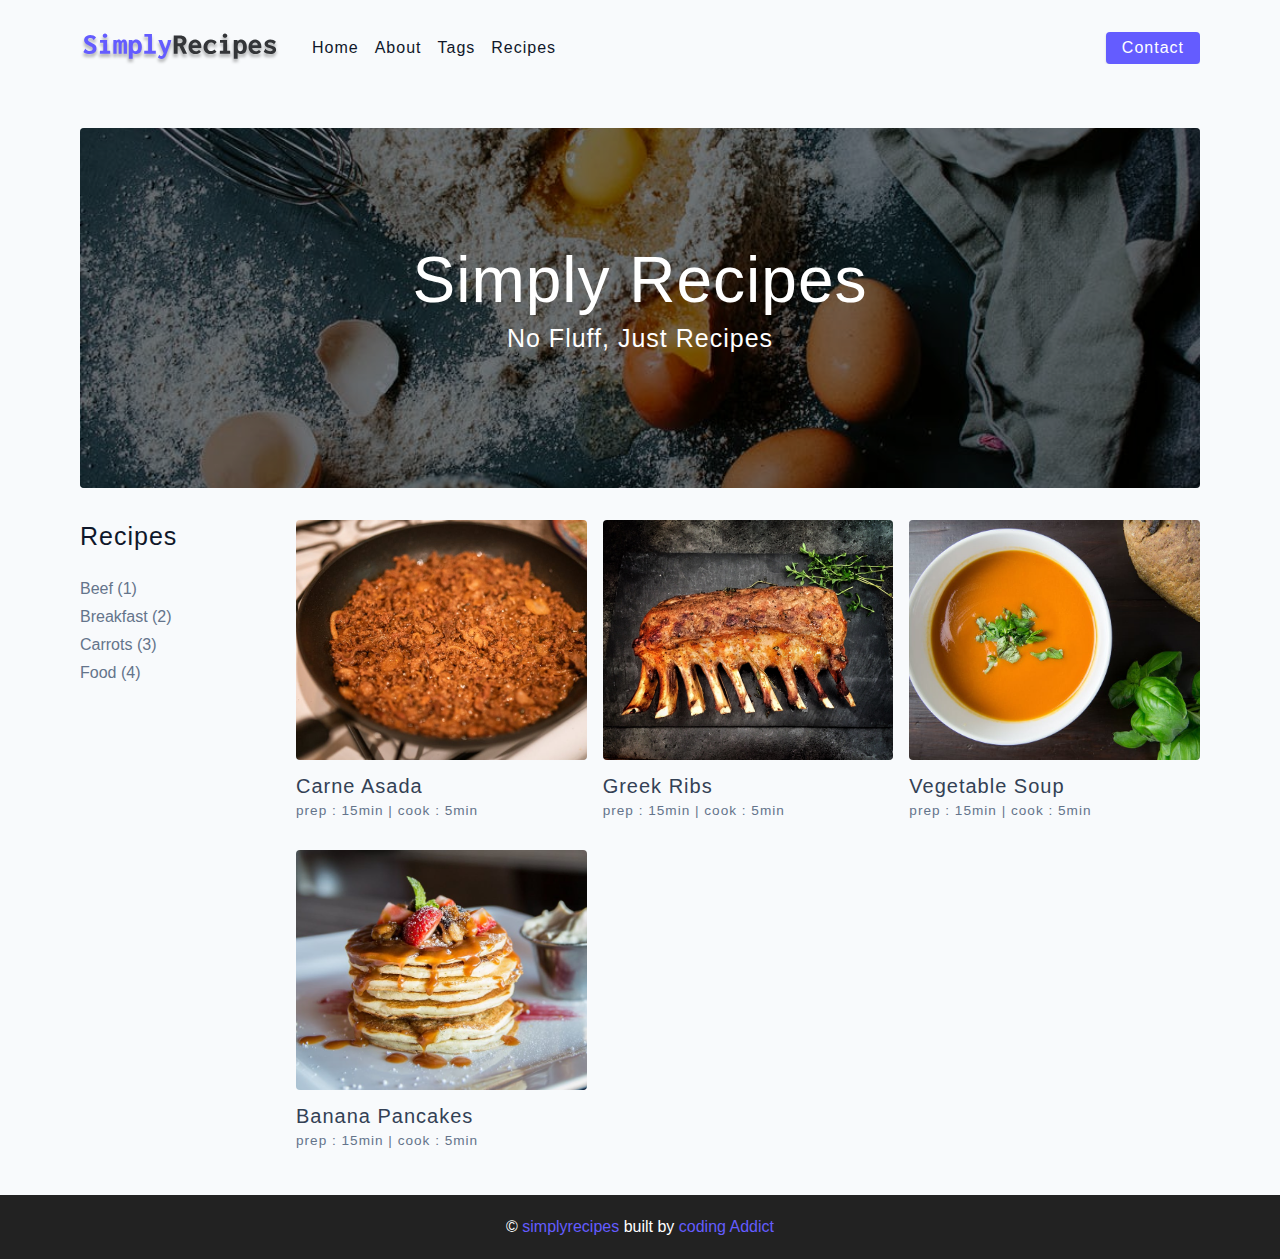
<file: index.html>
<!DOCTYPE html>
<html lang="en">
  <head>
    <meta charset="UTF-8" />
    <meta http-equiv="X-UA-Compatible" content="IE=edge" />
    <meta name="viewport" content="width=device-width, initial-scale=1.0" />
    <title>Simply Recipes || Starter</title>
    <!-- favicon -->
    <link rel="shortcut icon" href="./assets/favicon.ico" type="image/x-icon" />
    <!-- normalize -->
    <link rel="stylesheet" href="./css/normalize.css" />
    <!-- font-awesome -->
    <link
      rel="stylesheet"
      href="https://cdnjs.cloudflare.com/ajax/libs/font-awesome/5.14.0/css/all.min.css"
    />
    <!-- main css -->
    <link rel="stylesheet" href="./css/main.css" />
  </head>
  <body>
   <!--nav-->
   <nav class="navbar">
     <div class="nav-center">
       <!--header-->
       <div class="nav-header">
         <a href="index.html" class="nav-logo">
           <img src="./assets/logo.svg" alt="simply recipes">
         </a>
         <button type="button" class="btn nav-btn">
           <i class="fas fa-align-justify"></i>
         </button>
       </div>
       <!-- links -->
       <div class="nav-links">
         <a href="index.html" class="nav-link">home</a>
         <a href="about.html" class="nav-link">about</a>
         <a href="tags.html" class="nav-link">tags</a>
         <a href="recipes.html" class="nav-link">recipes</a>
         <div class="nav-link contact-link">
           <a href="contact.html" class="btn">contact</a>
         </div> 
       </div>
     </div>
   </nav>
   <!--end of nav-->
   <!-- main -->
   <main class="page">
     <!-- header -->
     <header class="hero">
       <div class="hero-container">
         <div class="hero-text">
           <h1>simply recipes</h1>
           <h4>no fluff, just recipes</h4>
         </div>
       </div>
     </header>
     <!-- end of header -->
     
     <!-- recipes container -->
     <section class="recipes-container">
       <!-- tag container -->
       <div class="tags-container">
         <h4>recipes</h4>
         <div class="tags-list">
           <a href="tag-template.html">Beef (1)</a>
           <a href="tag-template.html">Breakfast (2)</a>
           <a href="tag-template.html">carrots (3)</a>
           <a href="tag-template.html">food (4)</a>
         </div>
       </div>
       <!-- end of tag container -->

       <!-- recipes list -->
        <div class="recipes-list">
          <!-- single recipe -->
          <a href="single-recipe.html" class="recipe">
            <img src="./assets/recipes/recipe-1.jpeg" alt="food"
            class="img recipe-img/">
            <h5>carne asada</h5>
            <p>prep : 15min | cook : 5min</p>
          </a>
          <!-- end of single recipe -->
             <!-- single recipe -->
             <a href="single-recipe.html" class="recipe">
              <img src="./assets/recipes/recipe-2.jpeg" alt="food"
              class="img recipe-img/">
              <h5>greek ribs</h5>
              <p>prep : 15min | cook : 5min</p>
            </a>
            <!-- end of single recipe -->
               <!-- single recipe -->
          <a href="single-recipe.html" class="recipe">
            <img src="./assets/recipes/recipe-3.jpeg" alt="food"
            class="img recipe-img/">
            <h5>vegetable soup</h5>
            <p>prep : 15min | cook : 5min</p>
          </a>
          <!-- end of single recipe -->
             <!-- single recipe -->
             <a href="single-recipe.html" class="recipe">
              <img src="./assets/recipes/recipe-4.jpeg" alt="food"
              class="img recipe-img/">
              <h5>banana pancakes</h5>
              <p>prep : 15min | cook : 5min</p>
            </a>
            <!-- end of single recipe -->
        </div>
       <!-- end of recipes list -->
     </section>
     <!-- end of recipes container -->
   </main>
   <!-- end of main -->
   <!-- footer -->
   <footer class="page-footer">
     <p>
       &copy; <span id="date"></span>
       <span class="footer-logo">simplyrecipes</span>
       built by <a href="https://www.johnsmilga.com">coding Addict</a>
     </p>
   </footer>
   <script src="./js/app.js"></script>
    
  </body>
</html>
</file>
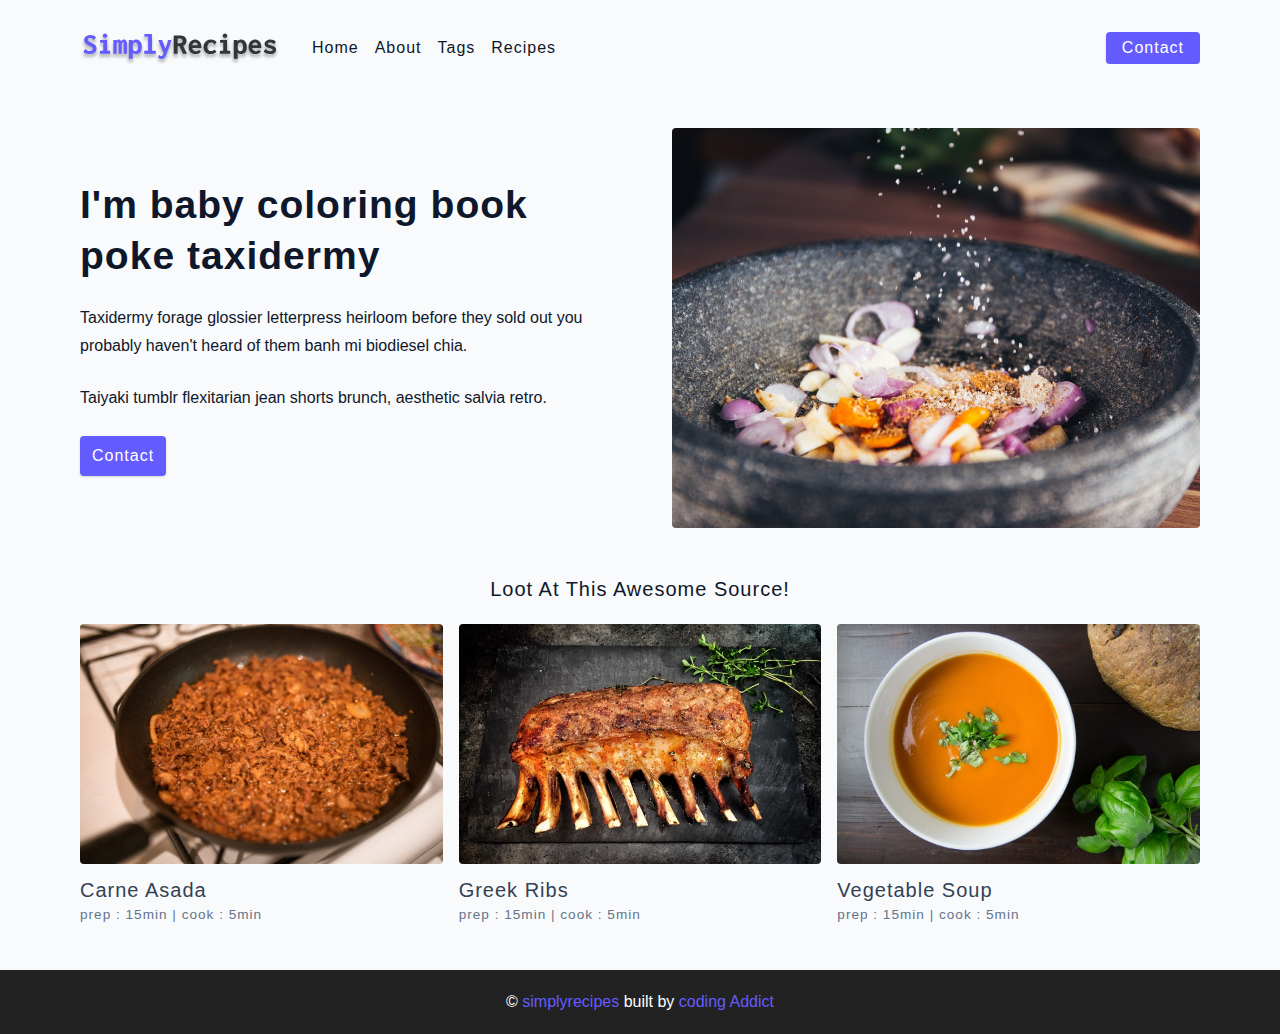
<file: about.html>
<!DOCTYPE html>
<html lang="en">
  <head>
    <meta charset="UTF-8" />
    <meta http-equiv="X-UA-Compatible" content="IE=edge" />
    <meta name="viewport" content="width=device-width, initial-scale=1.0" />
    <title>About || Starter</title>
    <!-- favicon -->
    <link rel="shortcut icon" href="./assets/favicon.ico" type="image/x-icon" />
    <!-- normalize -->
    <link rel="stylesheet" href="./css/normalize.css" />
    <!-- font-awesome -->
    <link
      rel="stylesheet"
      href="https://cdnjs.cloudflare.com/ajax/libs/font-awesome/5.14.0/css/all.min.css"
    />
    <!-- main css -->
    <link rel="stylesheet" href="./css/main.css" />
  </head>
  <body>
    <!DOCTYPE html>
    <html lang="en">
      <head>
        <meta charset="UTF-8" />
        <meta http-equiv="X-UA-Compatible" content="IE=edge" />
        <meta name="viewport" content="width=device-width, initial-scale=1.0" />
        <title>Error || Starter</title>
        <!-- favicon -->
        <link rel="shortcut icon" href="./assets/favicon.ico" type="image/x-icon" />
        <!-- normalize -->
        <link rel="stylesheet" href="./css/normalize.css" />
        <!-- font-awesome -->
        <link
          rel="stylesheet"
          href="https://cdnjs.cloudflare.com/ajax/libs/font-awesome/5.14.0/css/all.min.css"
        />
        <!-- main css -->
        <link rel="stylesheet" href="./css/main.css" />
      </head>
      <body>
       <!--nav-->
       <nav class="navbar">
        <div class="nav-center">
          <!--header-->
          <div class="nav-header">
            <a href="index.html" class="nav-logo">
              <img src="./assets/logo.svg" alt="simply recipes">
            </a>
            <button type="button" class="btn nav-btn">
              <i class="fas fa-align-justify"></i>
            </button>
          </div>
          <!-- links -->
          <div class="nav-links">
            <a href="index.html" class="nav-link">home</a>
            <a href="about.html" class="nav-link">about</a>
            <a href="tags.html" class="nav-link">tags</a>
            <a href="recipes.html" class="nav-link">recipes</a>
            <div class="nav-link contact-link">
              <a href="contact.html" class="btn">contact</a>
            </div> 
          </div>
        </div>
      </nav>
      <!--end of nav-->
      <!-- main -->
      <main class="page">
        <section class="about-page">
          <article>
            <h2>I'm baby coloring book poke taxidermy</h2>
            <p>Taxidermy forage glossier letterpress heirloom before they sold out you probably haven't heard of them banh mi biodiesel chia.</p>
            <p>Taiyaki tumblr flexitarian jean shorts brunch, aesthetic salvia retro.</p>
          <a href="contact.html" class="btn">contact</a>
          </article>
          <img src="./assets/about.jpeg" alt="pouring salt" class="img about-img">
        </section>
        <section class="featured-recipes">
          <h5 class="featured-title">loot at this awesome source!</h5>
        <!-- recipes list -->
        <div class="recipes-list">
          <!-- single recipe -->
          <a href="single-recipe.html" class="recipe">
            <img src="./assets/recipes/recipe-1.jpeg" alt="food"
            class="img recipe-img/">
            <h5>carne asada</h5>
            <p>prep : 15min | cook : 5min</p>
          </a>
          <!-- end of single recipe -->
             <!-- single recipe -->
             <a href="single-recipe.html" class="recipe">
              <img src="./assets/recipes/recipe-2.jpeg" alt="food"
              class="img recipe-img/">
              <h5>greek ribs</h5>
              <p>prep : 15min | cook : 5min</p>
            </a>
            <!-- end of single recipe -->
               <!-- single recipe -->
          <a href="single-recipe.html" class="recipe">
            <img src="./assets/recipes/recipe-3.jpeg" alt="food"
            class="img recipe-img/">
            <h5>vegetable soup</h5>
            <p>prep : 15min | cook : 5min</p>
          </a>
          <!-- end of single recipe -->
        </div>
       <!-- end of recipes list -->
        </section>
      </main>
      <!-- end of main -->
      <!-- footer -->
      <footer class="page-footer">
        <p>
          &copy; <span id="date"></span>
          <span class="footer-logo">simplyrecipes</span>
          built by <a href="https://www.johnsmilga.com">coding Addict</a>
        </p>
      </footer>
      <script src="./js/app.js"></script>
       
        
      </body>
    </html>
    
    
  </body>
</html>
</file>
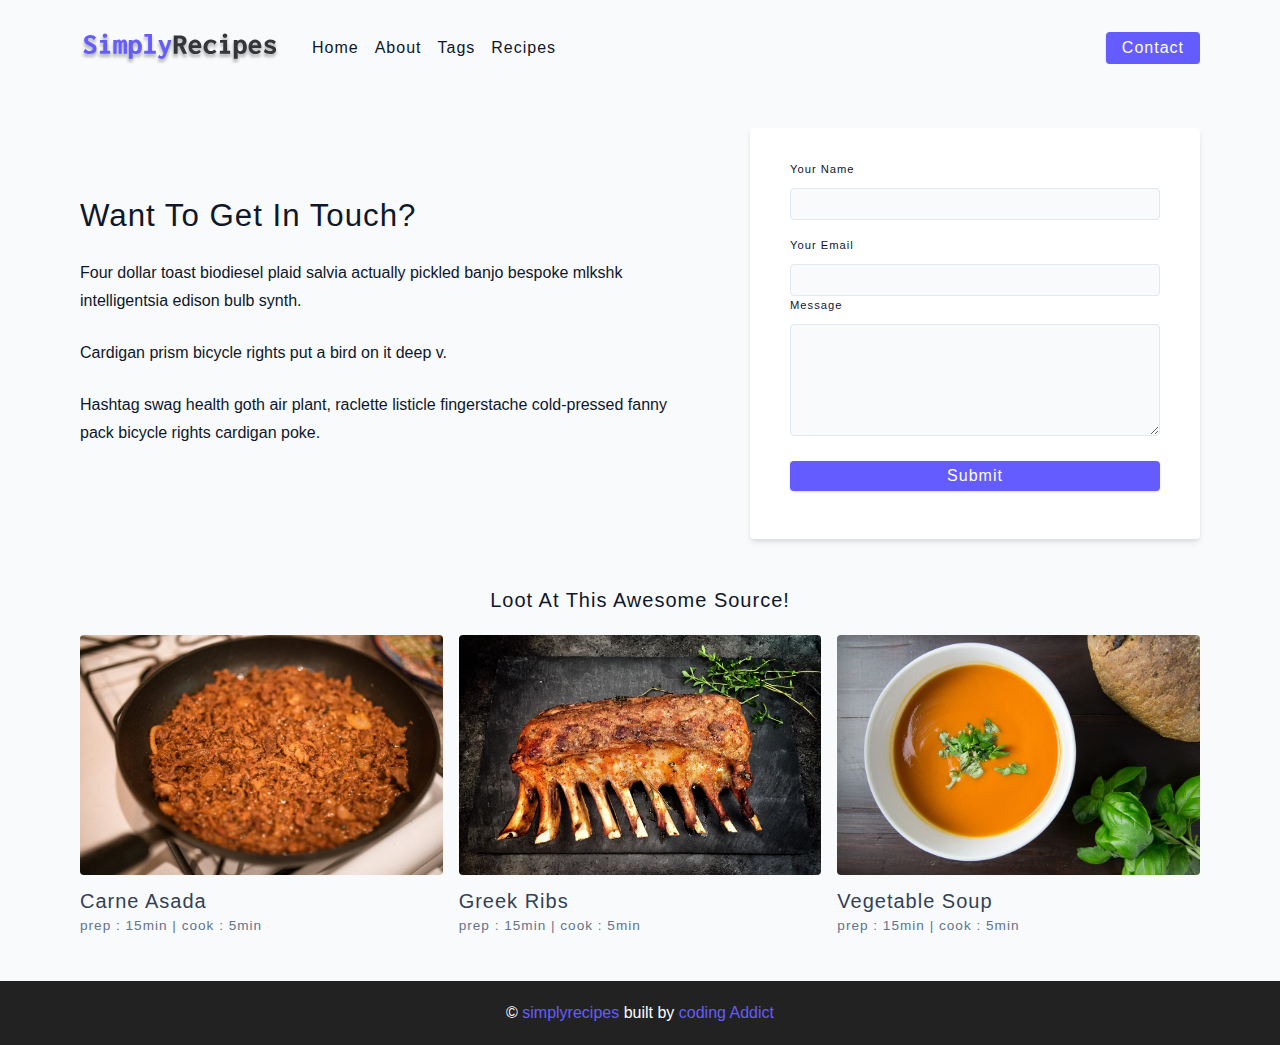
<file: contact.html>
<!DOCTYPE html>
<html lang="en">
  <head>
    <meta charset="UTF-8" />
    <meta http-equiv="X-UA-Compatible" content="IE=edge" />
    <meta name="viewport" content="width=device-width, initial-scale=1.0" />
    <title>Contact || Starter</title>
    <!-- favicon -->
    <link rel="shortcut icon" href="./assets/favicon.ico" type="image/x-icon" />
    <!-- normalize -->
    <link rel="stylesheet" href="./css/normalize.css" />
    <!-- font-awesome -->
    <link
      rel="stylesheet"
      href="https://cdnjs.cloudflare.com/ajax/libs/font-awesome/5.14.0/css/all.min.css"
    />
    <!-- main css -->
    <link rel="stylesheet" href="./css/main.css" />
  </head>
  <body>
    <!DOCTYPE html>
    <html lang="en">
      <head>
        <meta charset="UTF-8" />
        <meta http-equiv="X-UA-Compatible" content="IE=edge" />
        <meta name="viewport" content="width=device-width, initial-scale=1.0" />
        <title>Error || Starter</title>
        <!-- favicon -->
        <link rel="shortcut icon" href="./assets/favicon.ico" type="image/x-icon" />
        <!-- normalize -->
        <link rel="stylesheet" href="./css/normalize.css" />
        <!-- font-awesome -->
        <link
          rel="stylesheet"
          href="https://cdnjs.cloudflare.com/ajax/libs/font-awesome/5.14.0/css/all.min.css"
        />
        <!-- main css -->
        <link rel="stylesheet" href="./css/main.css" />
      </head>
      <body>
       <!--nav-->
       <nav class="navbar">
        <div class="nav-center">
          <!--header-->
          <div class="nav-header">
            <a href="index.html" class="nav-logo">
              <img src="./assets/logo.svg" alt="simply recipes">
            </a>
            <button type="button" class="btn nav-btn">
              <i class="fas fa-align-justify"></i>
            </button>
          </div>
          <!-- links -->
          <div class="nav-links">
            <a href="index.html" class="nav-link">home</a>
            <a href="about.html" class="nav-link">about</a>
            <a href="tags.html" class="nav-link">tags</a>
            <a href="recipes.html" class="nav-link">recipes</a>
            <div class="nav-link contact-link">
              <a href="contact.html" class="btn">contact</a>
            </div> 
          </div>
        </div>
      </nav>
      <!--end of nav-->
      <!-- main -->
      <main class="page">
        <section class="contact-container">
          <article class="contact-info">
            <h3>Want To Get In Touch?</h3>
            <p>Four dollar toast biodiesel plaid salvia actually pickled banjo
               bespoke mlkshk intelligentsia edison bulb synth.
            </p>
            <p>Cardigan prism bicycle rights put a bird on it deep v.</p>
            <p>Hashtag swag health goth air plant, raclette listicle fingerstache cold-pressed fanny pack bicycle rights cardigan poke.</p>
          </article>
          <article>
            <form class="form contact-form">
              <!-- single form row -->
              <div class="form-row">
                <label for="name" class="form-label">
                  your name
                </label>
                <input type="text" name="name" id="name" class="form-input">
              </div>
              <!-- end of single form row -->
               <!-- single form row -->
               <div class="form-row">
                <label for="email" class="form-label">
                  your email
                </label>
                <input type="text" name="email" id="email" class="form-input">
                 <!-- end of single form row -->
                 <div class="form-row">
                   <label for="message" class="form-label">message</label>
                   <textarea
                    name="message" 
                   id="message" 
                   class="form-textarea">
                  </textarea>
                 </div>
                 <button type="submit" class="btn btn-block">
                   submit
                 </button>
                
            </form>
          </article>
        </section>
        <section class="featured-recipes">
          <h5 class="featured-title">loot at this awesome source!</h5>
        <!-- recipes list -->
        <div class="recipes-list">
          <!-- single recipe -->
          <a href="single-recipe.html" class="recipe">
            <img src="./assets/recipes/recipe-1.jpeg" alt="food"
            class="img recipe-img/">
            <h5>carne asada</h5>
            <p>prep : 15min | cook : 5min</p>
          </a>
          <!-- end of single recipe -->
             <!-- single recipe -->
             <a href="single-recipe.html" class="recipe">
              <img src="./assets/recipes/recipe-2.jpeg" alt="food"
              class="img recipe-img/">
              <h5>greek ribs</h5>
              <p>prep : 15min | cook : 5min</p>
            </a>
            <!-- end of single recipe -->
               <!-- single recipe -->
          <a href="single-recipe.html" class="recipe">
            <img src="./assets/recipes/recipe-3.jpeg" alt="food"
            class="img recipe-img/">
            <h5>vegetable soup</h5>
            <p>prep : 15min | cook : 5min</p>
          </a>
          <!-- end of single recipe -->
        </div>
       <!-- end of recipes list -->
        </section>
      </main>
      <!-- end of main -->
      <!-- footer -->
      <footer class="page-footer">
        <p>
          &copy; <span id="date"></span>
          <span class="footer-logo">simplyrecipes</span>
          built by <a href="https://www.johnsmilga.com">coding Addict</a>
        </p>
      </footer>
      <script src="./js/app.js"></script>
       
        
      </body>
    </html>
    
    
  </body>
</html>
</file>
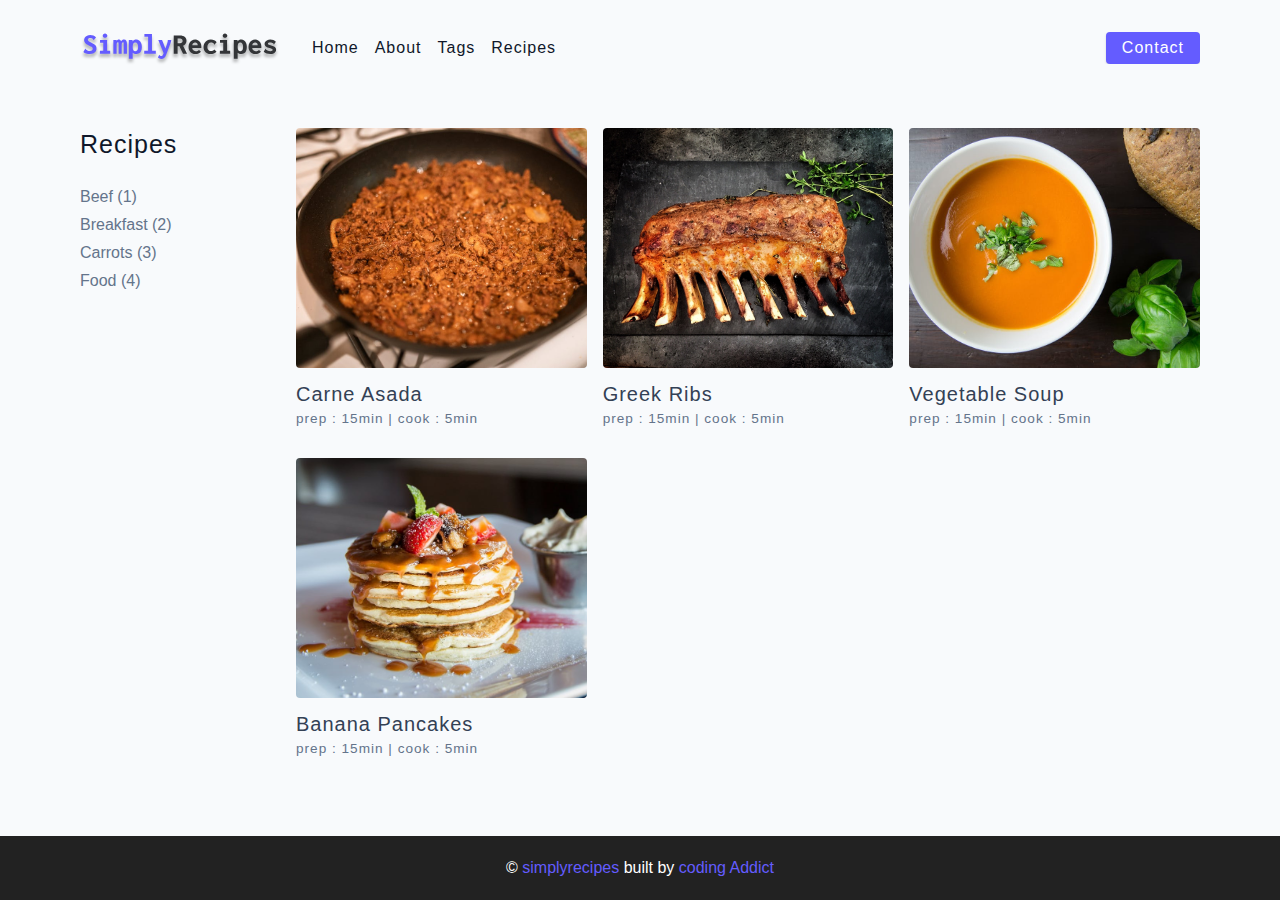
<file: recipes.html>
<!DOCTYPE html>
<html lang="en">
  <head>
    <meta charset="UTF-8" />
    <meta http-equiv="X-UA-Compatible" content="IE=edge" />
    <meta name="viewport" content="width=device-width, initial-scale=1.0" />
    <title>Recipes || Starter</title>
    <!-- favicon -->
    <link rel="shortcut icon" href="./assets/favicon.ico" type="image/x-icon" />
    <!-- normalize -->
    <link rel="stylesheet" href="./css/normalize.css" />
    <!-- font-awesome -->
    <link
      rel="stylesheet"
      href="https://cdnjs.cloudflare.com/ajax/libs/font-awesome/5.14.0/css/all.min.css"
    />
    <!-- main css -->
    <link rel="stylesheet" href="./css/main.css" />
  </head>
  <body>
    <!DOCTYPE html>
    <html lang="en">
      <head>
        <meta charset="UTF-8" />
        <meta http-equiv="X-UA-Compatible" content="IE=edge" />
        <meta name="viewport" content="width=device-width, initial-scale=1.0" />
        <title>Error || Starter</title>
        <!-- favicon -->
        <link rel="shortcut icon" href="./assets/favicon.ico" type="image/x-icon" />
        <!-- normalize -->
        <link rel="stylesheet" href="./css/normalize.css" />
        <!-- font-awesome -->
        <link
          rel="stylesheet"
          href="https://cdnjs.cloudflare.com/ajax/libs/font-awesome/5.14.0/css/all.min.css"
        />
        <!-- main css -->
        <link rel="stylesheet" href="./css/main.css" />
      </head>
      <body>
       <!--nav-->
       <nav class="navbar">
        <div class="nav-center">
          <!--header-->
          <div class="nav-header">
            <a href="index.html" class="nav-logo">
              <img src="./assets/logo.svg" alt="simply recipes">
            </a>
            <button type="button" class="btn nav-btn">
              <i class="fas fa-align-justify"></i>
            </button>
          </div>
          <!-- links -->
          <div class="nav-links">
            <a href="index.html" class="nav-link">home</a>
            <a href="about.html" class="nav-link">about</a>
            <a href="tags.html" class="nav-link">tags</a>
            <a href="recipes.html" class="nav-link">recipes</a>
            <div class="nav-link contact-link">
              <a href="contact.html" class="btn">contact</a>
            </div> 
          </div>
        </div>
      </nav>
      <!--end of nav-->
      <!-- main -->
      <main class="page">
        <!-- recipes container -->
     <section class="recipes-container">
      <!-- tag container -->
      <div class="tags-container">
        <h4>recipes</h4>
        <div class="tags-list">
          <a href="tag-template.html">Beef (1)</a>
          <a href="tag-template.html">Breakfast (2)</a>
          <a href="tag-template.html">carrots (3)</a>
          <a href="tag-template.html">food (4)</a>
        </div>
      </div>
      <!-- end of tag container -->

      <!-- recipes list -->
       <div class="recipes-list">
         <!-- single recipe -->
         <a href="single-recipe.html" class="recipe">
           <img src="./assets/recipes/recipe-1.jpeg" alt="food"
           class="img recipe-img/">
           <h5>carne asada</h5>
           <p>prep : 15min | cook : 5min</p>
         </a>
         <!-- end of single recipe -->
            <!-- single recipe -->
            <a href="single-recipe.html" class="recipe">
             <img src="./assets/recipes/recipe-2.jpeg" alt="food"
             class="img recipe-img/">
             <h5>greek ribs</h5>
             <p>prep : 15min | cook : 5min</p>
           </a>
           <!-- end of single recipe -->
              <!-- single recipe -->
         <a href="single-recipe.html" class="recipe">
           <img src="./assets/recipes/recipe-3.jpeg" alt="food"
           class="img recipe-img/">
           <h5>vegetable soup</h5>
           <p>prep : 15min | cook : 5min</p>
         </a>
         <!-- end of single recipe -->
            <!-- single recipe -->
            <a href="single-recipe.html" class="recipe">
             <img src="./assets/recipes/recipe-4.jpeg" alt="food"
             class="img recipe-img/">
             <h5>banana pancakes</h5>
             <p>prep : 15min | cook : 5min</p>
           </a>
           <!-- end of single recipe -->
       </div>
      <!-- end of recipes list -->
    </section>
    <!-- end of recipes container -->
      </main>
      <!-- end of main -->
      <!-- footer -->
      <footer class="page-footer">
        <p>
          &copy; <span id="date"></span>
          <span class="footer-logo">simplyrecipes</span>
          built by <a href="https://www.johnsmilga.com">coding Addict</a>
        </p>
      </footer>
      <script src="./js/app.js"></script>
       
        
      </body>
    </html>
    
    
  </body>
</html>
</file>
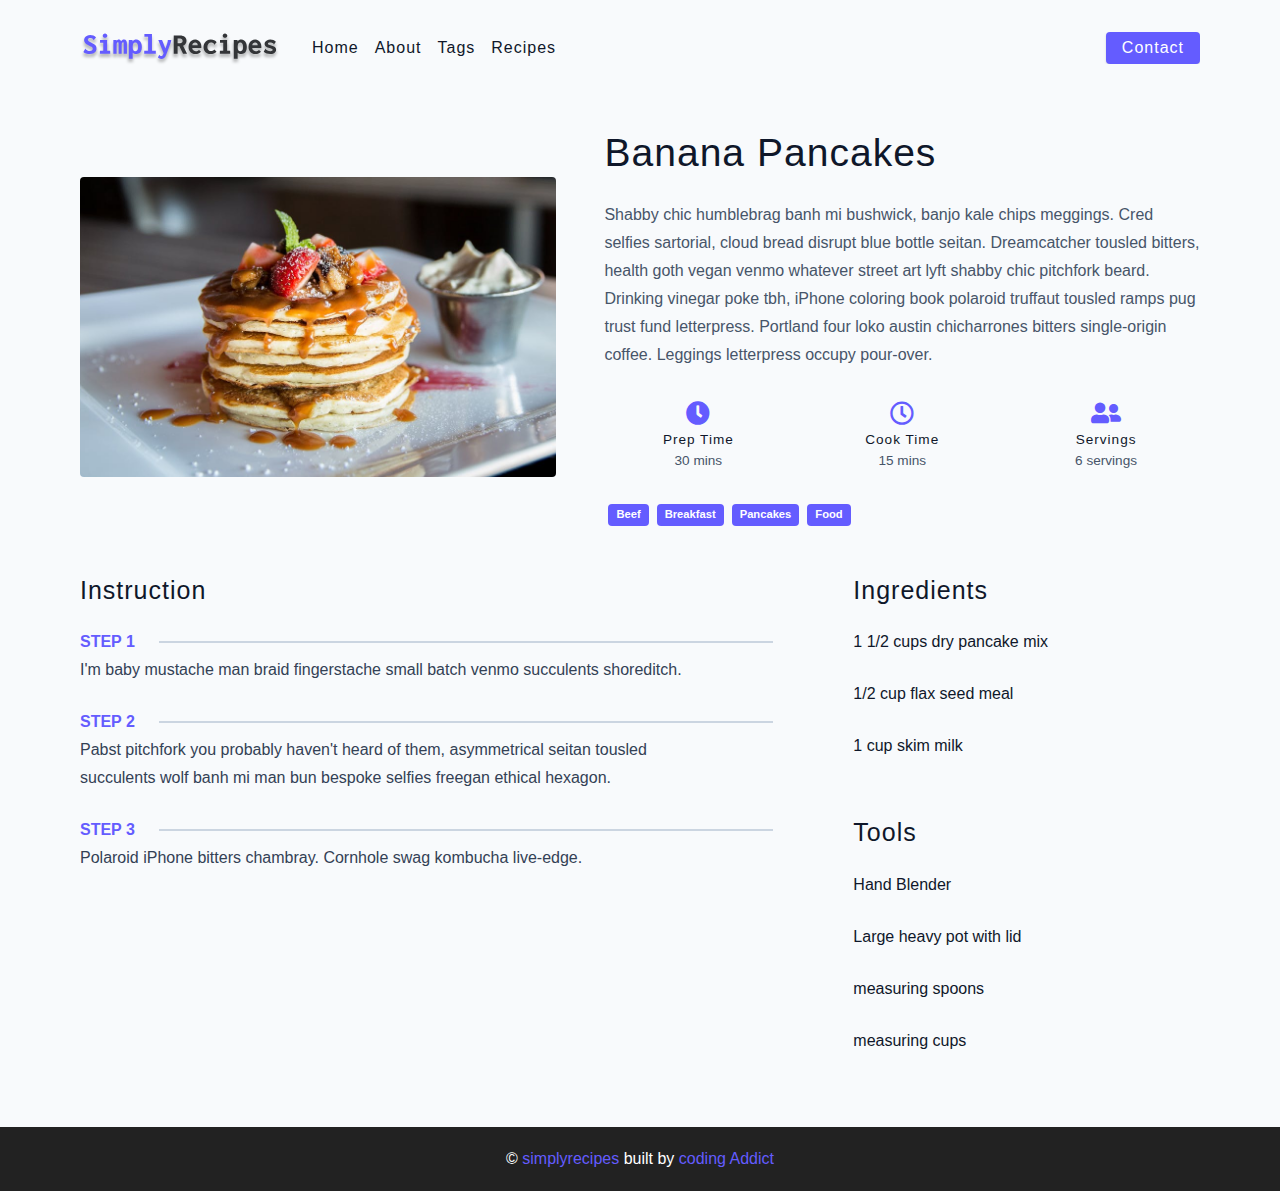
<file: single-recipe.html>
<!DOCTYPE html>
<html lang="en">
  <head>
    <meta charset="UTF-8" />
    <meta http-equiv="X-UA-Compatible" content="IE=edge" />
    <meta name="viewport" content="width=device-width, initial-scale=1.0" />
    <title>Single Recipe || Starter</title>
    <!-- favicon -->
    <link rel="shortcut icon" href="./assets/favicon.ico" type="image/x-icon" />
    <!-- normalize -->
    <link rel="stylesheet" href="./css/normalize.css" />
    <!-- font-awesome -->
    <link
      rel="stylesheet"
      href="https://cdnjs.cloudflare.com/ajax/libs/font-awesome/5.14.0/css/all.min.css"
    />
    <!-- main css -->
    <link rel="stylesheet" href="./css/main.css" />
  </head>
  <body>
    <!DOCTYPE html>
    <html lang="en">
      <head>
        <meta charset="UTF-8" />
        <meta http-equiv="X-UA-Compatible" content="IE=edge" />
        <meta name="viewport" content="width=device-width, initial-scale=1.0" />
        <title>Error || Starter</title>
        <!-- favicon -->
        <link rel="shortcut icon" href="./assets/favicon.ico" type="image/x-icon" />
        <!-- normalize -->
        <link rel="stylesheet" href="./css/normalize.css" />
        <!-- font-awesome -->
        <link
          rel="stylesheet"
          href="https://cdnjs.cloudflare.com/ajax/libs/font-awesome/5.14.0/css/all.min.css"
        />
        <!-- main css -->
        <link rel="stylesheet" href="./css/main.css" />
      </head>
      <body>
       <!--nav-->
       <nav class="navbar">
        <div class="nav-center">
          <!--header-->
          <div class="nav-header">
            <a href="index.html" class="nav-logo">
              <img src="./assets/logo.svg" alt="simply recipes">
            </a>
            <button type="button" class="btn nav-btn">
              <i class="fas fa-align-justify"></i>
            </button>
          </div>
          <!-- links -->
          <div class="nav-links">
            <a href="index.html" class="nav-link">home</a>
            <a href="about.html" class="nav-link">about</a>
            <a href="tags.html" class="nav-link">tags</a>
            <a href="recipes.html" class="nav-link">recipes</a>
            <div class="nav-link contact-link">
              <a href="contact.html" class="btn">contact</a>
            </div> 
          </div>
        </div>
      </nav>
      <!--end of nav-->
      <!-- main -->
      <main class="page">
        <div class="recipe-page">
          <section class="recipe-hero">
            <img
             src="./assets/recipes/recipe-4.jpeg"
              class="img recipe-hero-img" 
              alt="pancakes"
              />
              <article>
                <h2>banana pancakes</h2>
                <p>
                  Shabby chic humblebrag banh mi bushwick, banjo kale chips meggings. Cred selfies sartorial, cloud bread disrupt blue bottle seitan. Dreamcatcher tousled bitters, health goth vegan venmo whatever street art lyft shabby chic pitchfork beard. Drinking vinegar poke tbh, iPhone coloring book polaroid truffaut tousled ramps pug trust fund letterpress. Portland four loko austin chicharrones bitters single-origin coffee. Leggings letterpress occupy pour-over.
                </p>
                <!-- recipe icons -->
                <div class="recipe-icons">
                  <!-- single recipe icon -->
                  <article>
                    <i class="fas fa-clock"></i>
                    <h5>prep time</h5>
                    <p>30 mins</p>
                  </article>
                   <!-- single recipe icon -->
                   <article>
                    <i class="far fa-clock"></i>
                    <h5>cook time</h5>
                    <p>15 mins</p>
                  </article>
                   <!-- single recipe icon -->
                   <article>
                    <i class="fas fa-user-friends"></i>
                    <h5>servings</h5>
                    <p>6 servings</p>
                  </article>
                </div>

                <!-- recipe tags -->
                <div class="recipe-tags">
                  <a href="tag-template.html">beef</a>
                  <a href="tag-template.html">breakfast</a>
                  <a href="tag-template.html">pancakes</a>
                  <a href="tag-template.html">food</a>
                </div>
              </article>
          </section>
          <!-- recipe content -->
          <section class="recipe-content">
            <article>
              <h4>instruction</h4>
              <!-- single instruction -->
              <div class="single-instruction">
                <header>
                  <p>step 1</p>
                  <div></div>
                </header>
                <p>I'm baby mustache man braid fingerstache small batch venmo succulents shoreditch.
                </p>
                <!-- single instruction -->
              <div class="single-instruction">
                <header>
                  <p>step 2</p>
                  <div></div>
                </header>
                <p>Pabst pitchfork you probably haven't heard of them, asymmetrical seitan tousled succulents wolf banh mi man bun bespoke selfies freegan ethical hexagon.
                </p>
                <!-- single instruction -->
              <div class="single-instruction">
                <header>
                  <p>step 3</p>
                  <div></div>
                </header>
                <p>Polaroid iPhone bitters chambray. Cornhole swag kombucha live-edge.
                </p>
              </div>
            </article>
            <article class="second-column">
              <div>
                <h4>ingredients</h4>
                <p class="single-ingredients">
                  1 1/2 cups dry pancake mix
                </p>
                <p class="single-ingredients">
                  1/2 cup flax seed meal
                </p>
                <p class="single-ingredients">
                  1 cup skim milk
                </p>
              </div>
              <div>
                <h4>tools</h4>
                <p class="single-tools">Hand Blender</p>
                <p class="single-tools">Large heavy pot with lid</p>
                <p class="single-tools">measuring spoons</p>
                <p class="single-tools">measuring cups</p>
              </div>
            </article>
          </section>
        </div>
      </main>
      <!-- end of main -->
      <!-- footer -->
      <footer class="page-footer">
        <p>
          &copy; <span id="date"></span>
          <span class="footer-logo">simplyrecipes</span>
          built by <a href="https://www.johnsmilga.com">coding Addict</a>
        </p>
      </footer>
      <script src="./js/app.js"></script>
       
        
      </body>
    </html>
    
    
  </body>
</html>
</file>
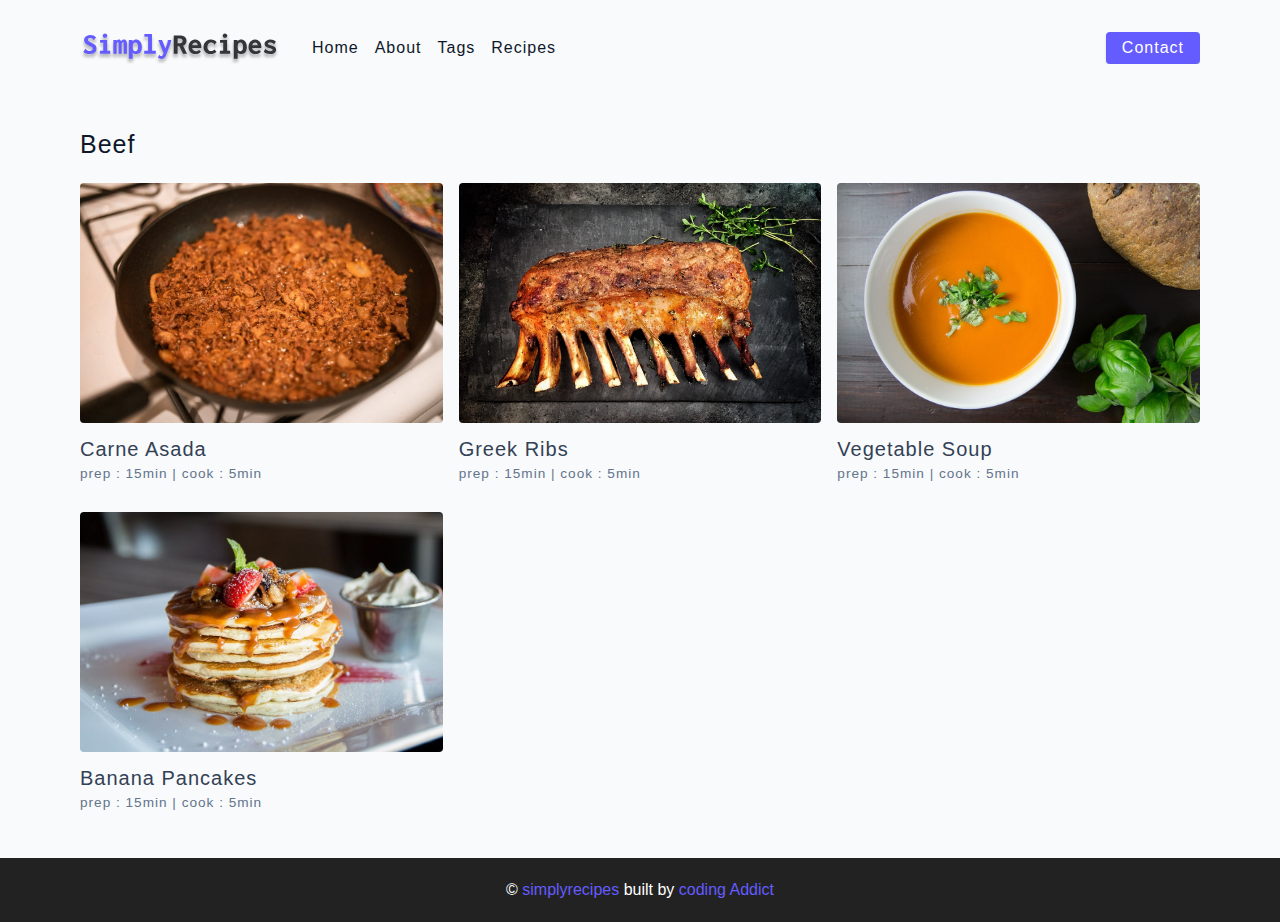
<file: tag-template.html>
<!DOCTYPE html>
<html lang="en">
  <head>
    <meta charset="UTF-8" />
    <meta http-equiv="X-UA-Compatible" content="IE=edge" />
    <meta name="viewport" content="width=device-width, initial-scale=1.0" />
    <title>Beef|| Starter</title>
    <!-- favicon -->
    <link rel="shortcut icon" href="./assets/favicon.ico" type="image/x-icon" />
    <!-- normalize -->
    <link rel="stylesheet" href="./css/normalize.css" />
    <!-- font-awesome -->
    <link
      rel="stylesheet"
      href="https://cdnjs.cloudflare.com/ajax/libs/font-awesome/5.14.0/css/all.min.css"
    />
    <!-- main css -->
    <link rel="stylesheet" href="./css/main.css" />
  </head>
  <body>
    <!DOCTYPE html>
    <html lang="en">
      <head>
        <meta charset="UTF-8" />
        <meta http-equiv="X-UA-Compatible" content="IE=edge" />
        <meta name="viewport" content="width=device-width, initial-scale=1.0" />
        <title>Error || Starter</title>
        <!-- favicon -->
        <link rel="shortcut icon" href="./assets/favicon.ico" type="image/x-icon" />
        <!-- normalize -->
        <link rel="stylesheet" href="./css/normalize.css" />
        <!-- font-awesome -->
        <link
          rel="stylesheet"
          href="https://cdnjs.cloudflare.com/ajax/libs/font-awesome/5.14.0/css/all.min.css"
        />
        <!-- main css -->
        <link rel="stylesheet" href="./css/main.css" />
      </head>
      <body>
       <!--nav-->
       <nav class="navbar">
        <div class="nav-center">
          <!--header-->
          <div class="nav-header">
            <a href="index.html" class="nav-logo">
              <img src="./assets/logo.svg" alt="simply recipes">
            </a>
            <button type="button" class="btn nav-btn">
              <i class="fas fa-align-justify"></i>
            </button>
          </div>
          <!-- links -->
          <div class="nav-links">
            <a href="index.html" class="nav-link">home</a>
            <a href="about.html" class="nav-link">about</a>
            <a href="tags.html" class="nav-link">tags</a>
            <a href="recipes.html" class="nav-link">recipes</a>
            <div class="nav-link contact-link">
              <a href="contact.html" class="btn">contact</a>
            </div> 
          </div>
        </div>
      </nav>
      <!--end of nav-->
      <!-- main -->
      <main class="page">
        <div>
          <h4>beef</h4>
          <!-- recipes list -->
        <div class="recipes-list">
          <!-- single recipe -->
          <a href="single-recipe.html" class="recipe">
            <img src="./assets/recipes/recipe-1.jpeg" alt="food"
            class="img recipe-img/">
            <h5>carne asada</h5>
            <p>prep : 15min | cook : 5min</p>
          </a>
          <!-- end of single recipe -->
             <!-- single recipe -->
             <a href="single-recipe.html" class="recipe">
              <img src="./assets/recipes/recipe-2.jpeg" alt="food"
              class="img recipe-img/">
              <h5>greek ribs</h5>
              <p>prep : 15min | cook : 5min</p>
            </a>
            <!-- end of single recipe -->
               <!-- single recipe -->
          <a href="single-recipe.html" class="recipe">
            <img src="./assets/recipes/recipe-3.jpeg" alt="food"
            class="img recipe-img/">
            <h5>vegetable soup</h5>
            <p>prep : 15min | cook : 5min</p>
          </a>
          <!-- end of single recipe -->
             <!-- single recipe -->
             <a href="single-recipe.html" class="recipe">
              <img src="./assets/recipes/recipe-4.jpeg" alt="food"
              class="img recipe-img/">
              <h5>banana pancakes</h5>
              <p>prep : 15min | cook : 5min</p>
            </a>
            <!-- end of single recipe -->
        </div>
       <!-- end of recipes list -->
        </div>
      </main>
      <!-- end of main -->
      <!-- footer -->
      <footer class="page-footer">
        <p>
          &copy; <span id="date"></span>
          <span class="footer-logo">simplyrecipes</span>
          built by <a href="https://www.johnsmilga.com">coding Addict</a>
        </p>
      </footer>
      <script src="./js/app.js"></script>
       
        
      </body>
    </html>
    
    
  </body>
</html>
</file>
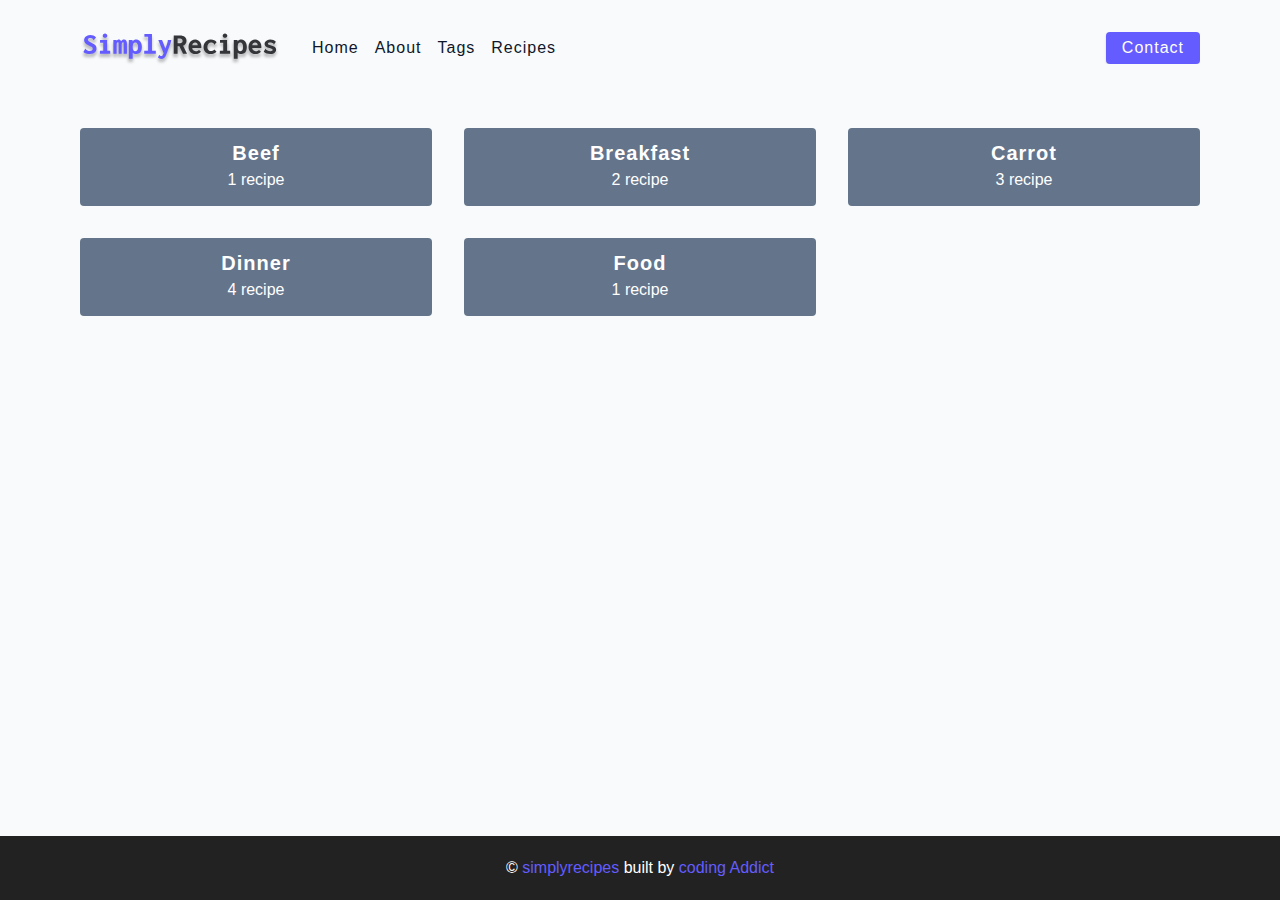
<file: tags.html>
<!DOCTYPE html>
<html lang="en">
  <head>
    <meta charset="UTF-8" />
    <meta http-equiv="X-UA-Compatible" content="IE=edge" />
    <meta name="viewport" content="width=device-width, initial-scale=1.0" />
    <title>Tags || Starter</title>
    <!-- favicon -->
    <link rel="shortcut icon" href="./assets/favicon.ico" type="image/x-icon" />
    <!-- normalize -->
    <link rel="stylesheet" href="./css/normalize.css" />
    <!-- font-awesome -->
    <link
      rel="stylesheet"
      href="https://cdnjs.cloudflare.com/ajax/libs/font-awesome/5.14.0/css/all.min.css"
    />
    <!-- main css -->
    <link rel="stylesheet" href="./css/main.css" />
  </head>
  <body>
    <!DOCTYPE html>
    <html lang="en">
      <head>
        <meta charset="UTF-8" />
        <meta http-equiv="X-UA-Compatible" content="IE=edge" />
        <meta name="viewport" content="width=device-width, initial-scale=1.0" />
        <title>Error || Starter</title>
        <!-- favicon -->
        <link rel="shortcut icon" href="./assets/favicon.ico" type="image/x-icon" />
        <!-- normalize -->
        <link rel="stylesheet" href="./css/normalize.css" />
        <!-- font-awesome -->
        <link
          rel="stylesheet"
          href="https://cdnjs.cloudflare.com/ajax/libs/font-awesome/5.14.0/css/all.min.css"
        />
        <!-- main css -->
        <link rel="stylesheet" href="./css/main.css" />
      </head>
      <body>
       <!--nav-->
       <nav class="navbar">
        <div class="nav-center">
          <!--header-->
          <div class="nav-header">
            <a href="index.html" class="nav-logo">
              <img src="./assets/logo.svg" alt="simply recipes">
            </a>
            <button type="button" class="btn nav-btn">
              <i class="fas fa-align-justify"></i>
            </button>
          </div>
          <!-- links -->
          <div class="nav-links">
            <a href="index.html" class="nav-link">home</a>
            <a href="about.html" class="nav-link">about</a>
            <a href="tags.html" class="nav-link">tags</a>
            <a href="recipes.html" class="nav-link">recipes</a>
            <div class="nav-link contact-link">
              <a href="contact.html" class="btn">contact</a>
            </div> 
          </div>
        </div>
      </nav>
      <!--end of nav-->
      <!-- main -->
      <main class="page">
        <section class="tags-wrapper">
          <!-- single tag -->
          <a href="tag-template.html" class="tag">
            <h5>beef</h5>
            <p>1 recipe</p>
          </a>
          <!-- end of single tag -->
          <!-- single tag -->
          <a href="tag-template.html" class="tag">
            <h5>Breakfast</h5>
            <p>2 recipe</p>
          </a>
          <!-- end of single tag -->
          <!-- single tag -->
          <a href="tag-template.html" class="tag">
            <h5>carrot</h5>
            <p>3 recipe</p>
          </a>
          <!-- end of single tag -->
          <!-- single tag -->
          <a href="tag-template.html" class="tag">
            <h5>dinner</h5>
            <p>4 recipe</p>
          </a>
          <!-- end of single tag -->
          <!-- single tag -->
          <a href="tag-template.html" class="tag">
            <h5>food</h5>
            <p>1 recipe</p>
          </a>
          <!-- end of single tag -->
        </section>
      </main>
      <!-- end of main -->
      <!-- footer -->
      <footer class="page-footer">
        <p>
          &copy; <span id="date"></span>
          <span class="footer-logo">simplyrecipes</span>
          built by <a href="https://www.johnsmilga.com">coding Addict</a>
        </p>
      </footer>
      <script src="./js/app.js"></script>
       
        
      </body>
    </html>
    
    
  </body>
</html>
</file>
<file: css/main.css>
*,
::after,
::before {
  box-sizing: border-box;
}
/* fonts */

@import url('https://fonts.googleapis.com/css2?family=Roboto:wght@400;500;600&family=Montserrat&display=swap');
html {
  font-size: 100%;
} /*16px*/

:root {
  /* colors */
  --primary-100: #e2e0ff;
  --primary-200: #c1beff;
  --primary-300: #4a4777;
  --primary-400: #837dff;
  --primary-500: #645cff;
  --primary-600: #504acc;
  --primary-700: #3c3799;
  --primary-800: #282566;
  --primary-900: #141233;

  /* grey */
  --grey-50: #f8fafc;
  --grey-100: #f1f5f9;
  --grey-200: #e2e8f0;
  --grey-300: #cbd5e1;
  --grey-400: #94a3b8;
  --grey-500: #64748b;
  --grey-600: #475569;
  --grey-700: #334155;
  --grey-800: #1e293b;
  --grey-900: #0f172a;
  /* rest of the colors */
  --black: #222;
  --white: #fff;
  --red-light: #f8d7da;
  --red-dark: #842029;
  --green-light: #d1e7dd;
  --green-dark: #0f5132;

  /* fonts  */
  --headingFont: 'Roboto', sans-serif;
  --bodyFont: 'Nunito', sans-serif;
  --smallText: 0.7em;
  /* rest of the vars */
  --backgroundColor: var(--grey-50);
  --textColor: var(--grey-900);
  --borderRadius: 0.25rem;
  --letterSpacing: 1px;
  --transition: 0.3s ease-in-out all;
  --max-width: 1120px;
  --fixed-width: 600px;

  /* box shadow*/
  --shadow-1: 0 1px 3px 0 rgba(0, 0, 0, 0.1), 0 1px 2px 0 rgba(0, 0, 0, 0.06);
  --shadow-2: 0 4px 6px -1px rgba(0, 0, 0, 0.1),
    0 2px 4px -1px rgba(0, 0, 0, 0.06);
  --shadow-3: 0 10px 15px -3px rgba(0, 0, 0, 0.1),
    0 4px 6px -2px rgba(0, 0, 0, 0.05);
  --shadow-4: 0 20px 25px -5px rgba(0, 0, 0, 0.1),
    0 10px 10px -5px rgba(0, 0, 0, 0.04);
}

body {
  background: var(--backgroundColor);
  font-family: var(--bodyFont);
  font-weight: 400;
  line-height: 1.75;
  color: var(--textColor);
}

p {
  margin-top: 0;
  margin-bottom: 1.5rem;
  max-width: 40em;
}

h1,
h2,
h3,
h4,
h5 {
  margin: 0;
  margin-bottom: 1.38rem;
  font-family: var(--headingFont);
  font-weight: 400;
  line-height: 1.3;
  text-transform: capitalize;
  letter-spacing: var(--letterSpacing);
}

h1 {
  margin-top: 0;
  font-size: 3.052rem;
}

h2 {
  font-size: 2.441rem;
}

h3 {
  font-size: 1.953rem;
}

h4 {
  font-size: 1.563rem;
}

h5 {
  font-size: 1.25rem;
}

small,
.text-small {
  font-size: var(--smallText);
}

a {
  text-decoration: none;
}
ul {
  list-style-type: none;
  padding: 0;
}

.img {
  width: 100%;
  display: block;
  object-fit: cover;
}
/* buttons */

.btn {
  cursor: pointer;
  color: var(--white);
  background: var(--primary-500);
  border: transparent;
  border-radius: var(--borderRadius);
  letter-spacing: var(--letterSpacing);
  padding: 0.375rem 0.75rem;
  box-shadow: var(--shadow-1);
  transition: var(--transtion);
  text-transform: capitalize;
  display: inline-block;
}
.btn:hover {
  background: var(--primary-700);
  box-shadow: var(--shadow-3);
}
.btn-hipster {
  color: var(--primary-500);
  background: var(--primary-200);
}
.btn-hipster:hover {
  color: var(--primary-200);
  background: var(--primary-700);
}
.btn-block {
  width: 100%;
}

/* alerts */
.alert {
  padding: 0.375rem 0.75rem;
  margin-bottom: 1rem;
  border-color: transparent;
  border-radius: var(--borderRadius);
}

.alert-danger {
  color: var(--red-dark);
  background: var(--red-light);
}
.alert-success {
  color: var(--green-dark);
  background: var(--green-light);
}
/* form */

.form {
  width: 90vw;
  max-width: var(--fixed-width);
  background: var(--white);
  border-radius: var(--borderRadius);
  box-shadow: var(--shadow-2);
  padding: 2rem 2.5rem;
  margin: 3rem auto;
}
.form-label {
  display: block;
  font-size: var(--smallText);
  margin-bottom: 0.5rem;
  text-transform: capitalize;
  letter-spacing: var(--letterSpacing);
}
.form-input,
.form-textarea {
  width: 100%;
  padding: 0.375rem 0.75rem;
  border-radius: var(--borderRadius);
  background: var(--backgroundColor);
  border: 1px solid var(--grey-200);
}

.form-row {
  margin-bottom: 1rem;
}

.form-textarea {
  height: 7rem;
}
::placeholder {
  font-family: inherit;
  color: var(--grey-400);
}
.form-alert {
  color: var(--red-dark);
  letter-spacing: var(--letterSpacing);
  text-transform: capitalize;
}
/* alert */

@keyframes spinner {
  to {
    transform: rotate(360deg);
  }
}

.loading {
  width: 6rem;
  height: 6rem;
  border: 5px solid var(--grey-400);
  border-radius: 50%;
  border-top-color: var(--primary-500);
  animation: spinner 0.6s linear infinite;
}
.loading {
  margin: 0 auto;
}
/* title */

.title {
  text-align: center;
}

.title-underline {
  background: var(--primary-500);
  width: 7rem;
  height: 0.25rem;
  margin: 0 auto;
  margin-top: -1rem;
}

/*
=============== 
page
===============
*/
.page {
  /* background: red; */
  width: 90vw;
  max-width: var(--max-width);
  margin: 0 auto;
  padding-top: 2rem;
  min-height: calc(100vh - (6rem + 4rem));
}
/*
=============== 
footer
===============
*/
.page-footer{
  height: 4rem;
  background: var(--black);
  color: var(--white);
  display: flex;
  align-items: center;
  justify-content: center;
}
.page-footer p {
  margin-bottom: 0;
}
.footer-logo, 
.page-footer a {
  color: var(--primary-500);
}
/*
=============== 
hero
===============
*/
.hero{
  height: 40vh;
  background: url(../assets/main.jpeg) center/cover no-repeat;
  margin-bottom: 2rem;
  border-radius: var(--borderRadius);
  position: relative;
}
.hero-container {
  position: absolute;
  width: 100%;
  height: 100%;
  top: 0;
  left: 0;
  background: rgba(0, 0, 0, 0.4);
  border-radius: var(--borderRadius);
  display: flex;
  align-items: center;
  justify-content: center;
}
.hero-text {
  text-align: center;
  color: var(--white);
}
@media screen and (min-width:768px) {
  .hero-text h1{
    font-size: 4rem;
    margin-bottom: 0;
  }
}
/*
=============== 
recipes
===============
*/
.recipes-container{
  display: grid;
  gap: 2rem 1rem;
}
.recipes-list {
  display: grid;
  gap: 2rem 1rem;
  padding-bottom: 3rem;
}
.tags-container{
  order: 1;
  display: flex;
  flex-direction: column;
  padding-bottom: 3rem;
}

.tag-container h4 {
  margin-bottom: 0.5rem;
  font-weight: 500;
}
.tags-list{
  display: grid;
  grid-template-columns: 1fr 1fr 1fr;
}
.tags-list a {
  text-transform: capitalize;
  display: block;
  color: var(--grey-500);
  transition: var(--transition);
}
.tags-list a:hover {
  color: var(--primary-500);
}
.recipe{
  display: block;
}
.recipe img{
  height: 15rem;
  border-radius: var(--borderRadius);
  margin-bottom: 1rem;
}
.recipe h5 {
  margin-top: 0.25rem;
  margin-bottom: 0;
  line-height: 1;
  color: var(--grey-700);
}
.recipe p{
  margin-bottom: 0;
  line-height: 1;
  margin-top: 0.5rem;
  color: var(--grey-500);
  letter-spacing: var(--letterSpacing);
}
@media screen and (min-width:576px) {
  .recipes-list{
    grid-template-columns: 1fr 1fr;
  }
  .recipe-img{
    height: 10rem;
  }
}
@media screen and (min-width:992px) {
  .recipes-container{
    grid-template-columns: 200px 1fr;
  }
  .recipe p{
    font-size: 0.85rem;
  }
  .tags-container{
    order: 0;
  }
  .tags-list{
    grid-template-columns: 1fr;
  }
}
@media screen and (min-width:1200px) {
 .recipes h5 {
   font-size: 1.15rem;
 }
  .recipes-list {
    grid-template-columns: 1fr 1fr 1fr;
  }
}
/*
=============== 
error
===============
*/
.error-page {
  text-align: center;
  padding-top: 5rem;
}
.error-page h1{
  font-size: 9rem;
}
/*
=============== 
about
===============
*/
.about-page h2 {
  text-transform: none;
  font-weight: bold;
}
.about-page {
  display: grid;
  gap: 2rem 4rem;
  padding-bottom: 3rem;
}
.about-img{
  border-radius: var(--borderRadius);
  height: 300px;
}
@media screen and (min-width:992px) {
  .about-page{
    grid-template-columns: 1fr 1fr;
    grid-template-rows: 400px;
     align-items: center; 
  }
  .about-img{
    height: 100%;
  }
}
.featured-title{
  text-align: center;
}



.navbar{
  display: flex;
  justify-content: center;
  align-items: center;
  /* background: blue; */
  
}
.nav-center{
  width: 90vw;
  max-width: var(--max-width);
  /* background: red; */
}
.nav-header {
  height: 6rem;
  display: flex;
  justify-content: space-between;
  align-items: center;
}
.nav-logo {
  display: flex;
  align-items: center;
}

.nav-header img {
  width: 200px;
}

.nav-btn{
  padding: 0.15rem 0.75rem;
}
.nav-btn i {
  font-size: 1.25rem;
}

.nav-links {
  display: flex;
  flex-direction: column;
  /* todo */
  height: 0;
  overflow: hidden;
  transition: var(--transition);
}
.show-links{
  height: 310px;
}


.nav-link {
  display: block;
  text-align: center;
  text-transform: capitalize;
  color: var(--grey-900);
  letter-spacing: var(--letterSpacing);
  padding: 1rem 0;
  border-top: 1px solid var(--grey-500);
  transition: var(--transition);
}
.nav-link:hover {
  color: var(--primary-500);
}
.contact-link a{
  padding: 0.15rem 1rem;
}


@media screen and (min-width:992px) {
  .nav-btn{
    display: none;
  }
  .navbar{
    height: 6rem;
  }
  .nav-center{
    display: flex;
    align-items: center;
  }
  .nav-header {
    height: auto;
    margin-right: 2rem;
  }
  .nav-links{
    height: auto;
    flex-direction: row;
    align-items: center;
    width: 100%;
    /* background: red; */
  }
  .nav-link{
    padding: 0;
    border-top: none;
    margin-right: 1rem;
    font-size: 1rem;
  }
  .contact-link{
    margin-left: auto;
    margin-right: 0;
  }
}
/*
=============== 
contact page
===============
*/
.contact-form{
  width: 100%;
  margin: 0;
}
.contact-container{
  display: grid;
  gap: 2rem 3rem;
  padding-bottom: 3rem;
}
@media screen and (min-width:992px) {
  .contact-container{
    grid-template-columns: 1fr 450px;
    align-items: center;
  }
}
/*
=============== 
tags page
===============
*/
.tags-wrapper{
  display: grid;
  gap: 2rem;
  padding-bottom: 3rem;
}
.tag{
  background: var(--grey-500);
  border-radius: var(--borderRadius);
  text-align: center;
  color: var(--white);
  transition: var(--transition);
  padding: 0.75rem 0;
}
.tag:hover{
  background: var(--primary-500);
}
.tag h5, .tag p {
  margin-bottom: 0;
}
.tag h5 {
  font-weight: 600;
}

@media screen and (min-width:576px) {
  .tags-wrapper{
    grid-template-columns: 1fr 1fr;
  }
}
@media screen and (min-width:992px) {
  .tags-wrapper{
    grid-template-columns: repeat(3, 1fr);
  }
}
/*
=============== 
single recipe page
===============
*/
.recipe-hero {
  display: grid;
  gap: 3rem;
}
.recipe-hero-img{
  height: 300px;
  border-radius: var(--borderRadius);
}
.recipe-hero p {
  color: var(--grey-600);
}
.recipe-icons {
  display: grid;
  grid-template-columns: repeat(3, 1fr);
  gap: 1rem;
  margin: 2rem 0;
  text-align: center;
}
.recipe-icons i {
  font-size: 1.5rem;
  color: var(--primary-500);
}
.recipe-icons h5, 
.recipe-icons p {
  margin-bottom: 0;
  font-size: 0.85rem;
}
.recipe-icons p{
  color: var(--grey-600);
} 
.recipe-tags{
  display: flex;
  align-items: center;
  flex-wrap: wrap;
  font-size: 0.7em;
  font-weight: 600;
}
.recipe-tags a{
  background: var(--primary-500);
  border-radius: var(--borderRadius);
  color: var(--white);
  padding: 0.05rem 0.5rem;
  margin: 0 0.25rem;
  text-transform: capitalize;
}
@media screen and (min-width:992px) {
  .recipe-hero{
    grid-template-columns: 4fr 5fr;
    align-items: center;
  }
} 
.recipe-content{
  padding: 3rem 0;
  display: grid;
  gap:  2rem 5rem;
}
@media screen and (min-width:992px) {
  .recipe-content{
    grid-template-columns: 2fr 1fr;
  }
} 
.single-instruction header {
  display: grid;
  grid-template-columns: auto 1fr;
  gap: 1.5rem;
  align-items: center;
}
.single-instruction header p {
  text-transform: uppercase;
  font-weight: 600;
  margin-bottom: 0;
  color: var(--primary-500);
}
.single-instruction  > p {
  color: var(--grey-700);
}
.single-instruction header div {
  height: 2px;
  background: var(--grey-300);
}
.second-column {
  display: grid;
  row-gap: 2rem;
}
.single-ingredient{
  border-bottom: 2px solid var(--grey-300);
  padding-bottom: 0.75rem;
  color: var(--grey-700);
}
.single-tool{
  border-bottom: 2px solid var(--grey-300);
  padding-bottom: 0.75rem;
  color: var(--primary-500);
  text-transform: capitalize;
}
</file>
